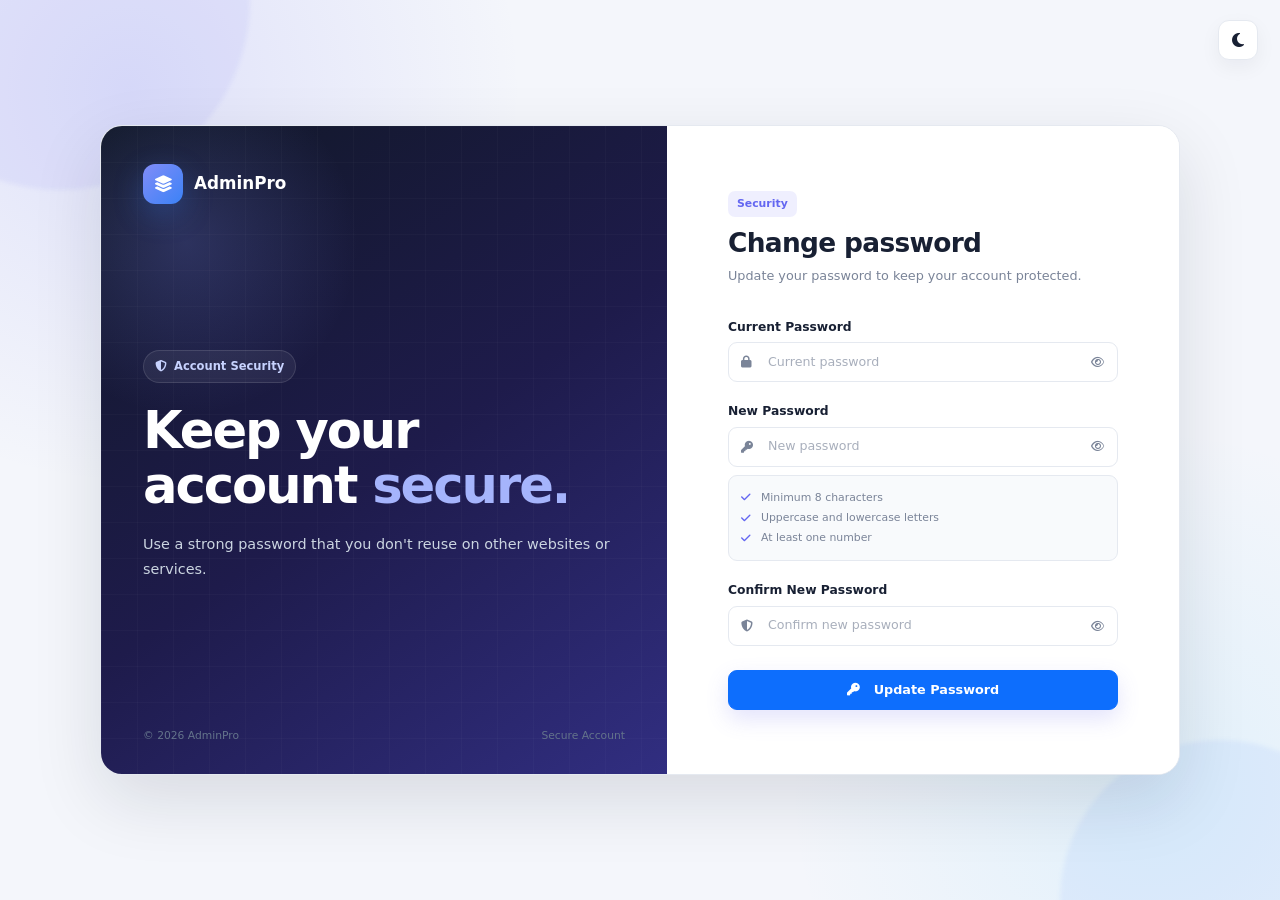
<file: AuthAll/02. Auth/change-password.html>
<!doctype html>
<html lang="en" dir="ltr" data-bs-theme="light">

<head>
    <meta charset="utf-8">
    <meta name="viewport" content="width=device-width, initial-scale=1">
    <title>Change Password - AdminPro</title>

    <link rel="stylesheet" href="https://cdn.jsdelivr.net/npm/bootstrap@5.3.8/dist/css/bootstrap.min.css" integrity="sha384-sRIl4kxILFvY47J16cr9ZwB07vP4J8+LH7qKQnuqkuIAvNWLzeN8tE5YBujZqJLB" crossorigin="anonymous">
    <link rel="stylesheet" href="https://cdnjs.cloudflare.com/ajax/libs/font-awesome/6.7.2/css/all.min.css">

    <link rel="stylesheet" href="auth-style.css">
    <link rel="stylesheet" href="auth-ltr.css">
</head>

<body>

<div class="auth-page">

    <div class="auth-shape auth-shape-1"></div>
    <div class="auth-shape auth-shape-2"></div>

    <button type="button" class="auth-theme-toggle" id="themeToggle">
        <i class="fa-solid fa-moon"></i>
    </button>

    <div class="auth-wrapper">

        <div class="auth-card">

            <aside class="auth-visual">

                <a href="#" class="auth-brand">
                    <span class="auth-brand-icon">
                        <i class="fa-solid fa-layer-group"></i>
                    </span>

                    <span>AdminPro</span>
                </a>

                <div class="auth-visual-content">

                    <span class="auth-badge">
                        <i class="fa-solid fa-shield-halved"></i>
                        Account Security
                    </span>

                    <h1>
                        Keep your account
                        <span>secure.</span>
                    </h1>

                    <p>
                        Use a strong password that you don't reuse on other websites or services.
                    </p>

                </div>

                <div class="auth-visual-footer">
                    <span>© 2026 AdminPro</span>
                    <span>Secure Account</span>
                </div>

            </aside>


            <main class="auth-form-panel">

                <div class="auth-form-container">

                    <div class="auth-form-heading">
                        <span class="auth-form-label">Security</span>

                        <h2>Change password</h2>

                        <p>
                            Update your password to keep your account protected.
                        </p>
                    </div>


                    <form id="changePasswordForm" action="" method="POST" class="auth-form">

                        <div class="mb-3">
                            <label for="currentPassword" class="form-label">Current Password</label>

                            <div class="auth-field">
                                <i class="fa-solid fa-lock auth-field-icon"></i>

                                <input type="password" class="form-control form-control-sm" id="currentPassword" name="current_password" placeholder="Current password" autocomplete="current-password" required>

                                <button type="button" class="auth-password-toggle" data-password-toggle="currentPassword">
                                    <i class="fa-regular fa-eye"></i>
                                </button>
                            </div>
                        </div>


                        <div class="mb-3">
                            <label for="newPassword" class="form-label">New Password</label>

                            <div class="auth-field">
                                <i class="fa-solid fa-key auth-field-icon"></i>

                                <input type="password" class="form-control form-control-sm" id="newPassword" name="password" placeholder="New password" autocomplete="new-password" required>

                                <button type="button" class="auth-password-toggle" data-password-toggle="newPassword">
                                    <i class="fa-regular fa-eye"></i>
                                </button>
                            </div>


                            <div class="auth-password-rules">
                                <div class="auth-password-rule"><i class="fa-solid fa-check"></i> Minimum 8 characters</div>
                                <div class="auth-password-rule"><i class="fa-solid fa-check"></i> Uppercase and lowercase letters</div>
                                <div class="auth-password-rule"><i class="fa-solid fa-check"></i> At least one number</div>
                            </div>

                        </div>


                        <div class="mb-4">
                            <label for="confirmPassword" class="form-label">Confirm New Password</label>

                            <div class="auth-field">
                                <i class="fa-solid fa-shield-halved auth-field-icon"></i>

                                <input type="password" class="form-control form-control-sm" id="confirmPassword" name="password_confirmation" placeholder="Confirm new password" autocomplete="new-password" required>

                                <button type="button" class="auth-password-toggle" data-password-toggle="confirmPassword">
                                    <i class="fa-regular fa-eye"></i>
                                </button>
                            </div>
                        </div>


                        <button type="submit" class="btn btn-primary btn-sm auth-submit w-100">
                            <i class="fa-solid fa-key auth-icon-start"></i>
                            <span>Update Password</span>
                        </button>

                    </form>

                </div>

            </main>

        </div>

    </div>

</div>


<script src="https://cdn.jsdelivr.net/npm/bootstrap@5.3.8/dist/js/bootstrap.bundle.min.js"></script>
<script src="auth.js"></script>

</body>
</html>
</file>
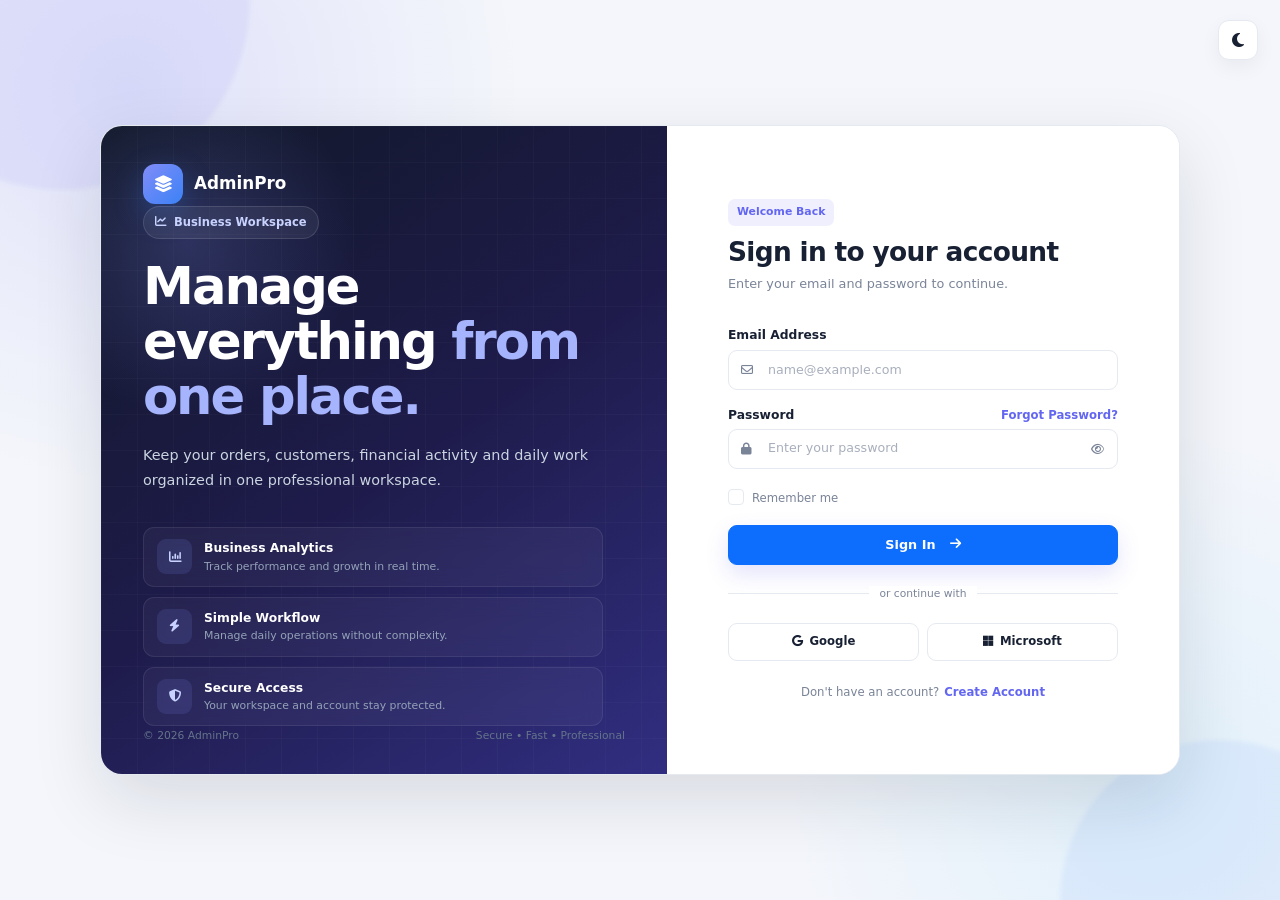
<file: AuthAll/02. Auth/login.html>
<!doctype html>
<html lang="en" dir="ltr" data-bs-theme="light">
<!-- <html lang="ar" dir="rtl" data-bs-theme="light"> -->

    <head>
        <meta charset="utf-8">
        <meta name="viewport" content="width=device-width, initial-scale=1">
        <title>Login - AdminPro</title>

        <link rel="stylesheet" href="https://cdn.jsdelivr.net/npm/bootstrap@5.3.8/dist/css/bootstrap.min.css" integrity="sha384-sRIl4kxILFvY47J16cr9ZwB07vP4J8+LH7qKQnuqkuIAvNWLzeN8tE5YBujZqJLB" crossorigin="anonymous">
        <!-- <link rel="stylesheet" href="https://cdn.jsdelivr.net/npm/bootstrap@5.3.8/dist/css/bootstrap.rtl.min.css"> -->
        <link rel="stylesheet" href="https://cdnjs.cloudflare.com/ajax/libs/font-awesome/6.7.2/css/all.min.css">

        <link rel="stylesheet" href="auth-style.css">
        <link rel="stylesheet" href="auth-ltr.css">
        <!-- <link rel="stylesheet" href="auth-rtl.css"> -->
    </head>

    <body>

    <div class="auth-page">

        <div class="auth-shape auth-shape-1"></div>
        <div class="auth-shape auth-shape-2"></div>

        <button type="button" class="auth-theme-toggle" id="themeToggle" title="Dark / Light Mode">
            <i class="fa-solid fa-moon"></i>
        </button>

        <div class="auth-wrapper">

            <div class="auth-card">

                <aside class="auth-visual">

                    <a href="#" class="auth-brand">
                        <span class="auth-brand-icon">
                            <i class="fa-solid fa-layer-group"></i>
                        </span>

                        <span>AdminPro</span>
                    </a>

                    <div class="auth-visual-content">

                        <span class="auth-badge">
                            <i class="fa-solid fa-chart-line"></i>
                            Business Workspace
                        </span>

                        <h1>
                            Manage everything
                            <span>from one place.</span>
                        </h1>

                        <p>
                            Keep your orders, customers, financial activity and daily work organized in one professional workspace.
                        </p>

                        <div class="auth-features">

                            <div class="auth-feature">
                                <span class="auth-feature-icon">
                                    <i class="fa-solid fa-chart-column"></i>
                                </span>

                                <div class="auth-feature-text">
                                    <strong>Business Analytics</strong>
                                    <span>Track performance and growth in real time.</span>
                                </div>
                            </div>

                            <div class="auth-feature">
                                <span class="auth-feature-icon">
                                    <i class="fa-solid fa-bolt"></i>
                                </span>

                                <div class="auth-feature-text">
                                    <strong>Simple Workflow</strong>
                                    <span>Manage daily operations without complexity.</span>
                                </div>
                            </div>

                            <div class="auth-feature">
                                <span class="auth-feature-icon">
                                    <i class="fa-solid fa-shield-halved"></i>
                                </span>

                                <div class="auth-feature-text">
                                    <strong>Secure Access</strong>
                                    <span>Your workspace and account stay protected.</span>
                                </div>
                            </div>

                        </div>

                    </div>

                    <div class="auth-visual-footer">
                        <span>© 2026 AdminPro</span>
                        <span>Secure • Fast • Professional</span>
                    </div>

                </aside>


                <main class="auth-form-panel">

                    <div class="auth-form-container">

                        <a href="#" class="auth-mobile-brand">
                            <span class="auth-brand-icon">
                                <i class="fa-solid fa-layer-group"></i>
                            </span>

                            <span>AdminPro</span>
                        </a>

                        <div class="auth-form-heading">
                            <span class="auth-form-label">Welcome Back</span>

                            <h2>Sign in to your account</h2>

                            <p>
                                Enter your email and password to continue.
                            </p>
                        </div>


                        <form id="loginForm" action="" method="POST" class="auth-form">

                            <div class="mb-3">
                                <label for="email" class="form-label">Email Address</label>

                                <div class="auth-field">
                                    <i class="fa-regular fa-envelope auth-field-icon"></i>

                                    <input type="email" class="form-control form-control-sm" id="email" name="email" placeholder="name@example.com" autocomplete="email" required>
                                </div>
                            </div>


                            <div class="mb-2">
                                <div class="d-flex align-items-center justify-content-between mb-1">
                                    <label for="password" class="form-label mb-0">Password</label>

                                    <a href="#" class="auth-link">Forgot Password?</a>
                                </div>

                                <div class="auth-field">
                                    <i class="fa-solid fa-lock auth-field-icon"></i>

                                    <input type="password" class="form-control form-control-sm" id="password" name="password" placeholder="Enter your password" autocomplete="current-password" required>

                                    <button type="button" class="auth-password-toggle" data-password-toggle="password" aria-label="Show password">
                                        <i class="fa-regular fa-eye"></i>
                                    </button>
                                </div>
                            </div>


                            <div class="my-3">
                                <div class="form-check">
                                    <input class="form-check-input" type="checkbox" id="remember" name="remember">
                                    <label class="form-check-label" for="remember">Remember me</label>
                                </div>
                            </div>


                            <button type="submit" class="btn btn-primary btn-sm auth-submit w-100">
                                <span>Sign In</span>
                                <i class="fa-solid fa-arrow-right auth-icon-end"></i>
                            </button>


                            <div class="auth-divider">
                                <span>or continue with</span>
                            </div>


                            <div class="row g-2">

                                <div class="col-6">
                                    <button type="button" class="btn btn-sm auth-provider w-100">
                                        <i class="fa-brands fa-google"></i>
                                        Google
                                    </button>
                                </div>

                                <div class="col-6">
                                    <button type="button" class="btn btn-sm auth-provider w-100">
                                        <i class="fa-brands fa-microsoft"></i>
                                        Microsoft
                                    </button>
                                </div>

                            </div>


                            <div class="auth-bottom">
                                <span>Don't have an account?</span>
                                <a href="register.html" class="auth-link">Create Account</a>
                            </div>

                        </form>

                    </div>

                </main>

            </div>

        </div>

    </div>


    <script src="https://cdn.jsdelivr.net/npm/bootstrap@5.3.8/dist/js/bootstrap.bundle.min.js"></script>
    <script src="auth.js"></script>

    </body>
</html>
</file>
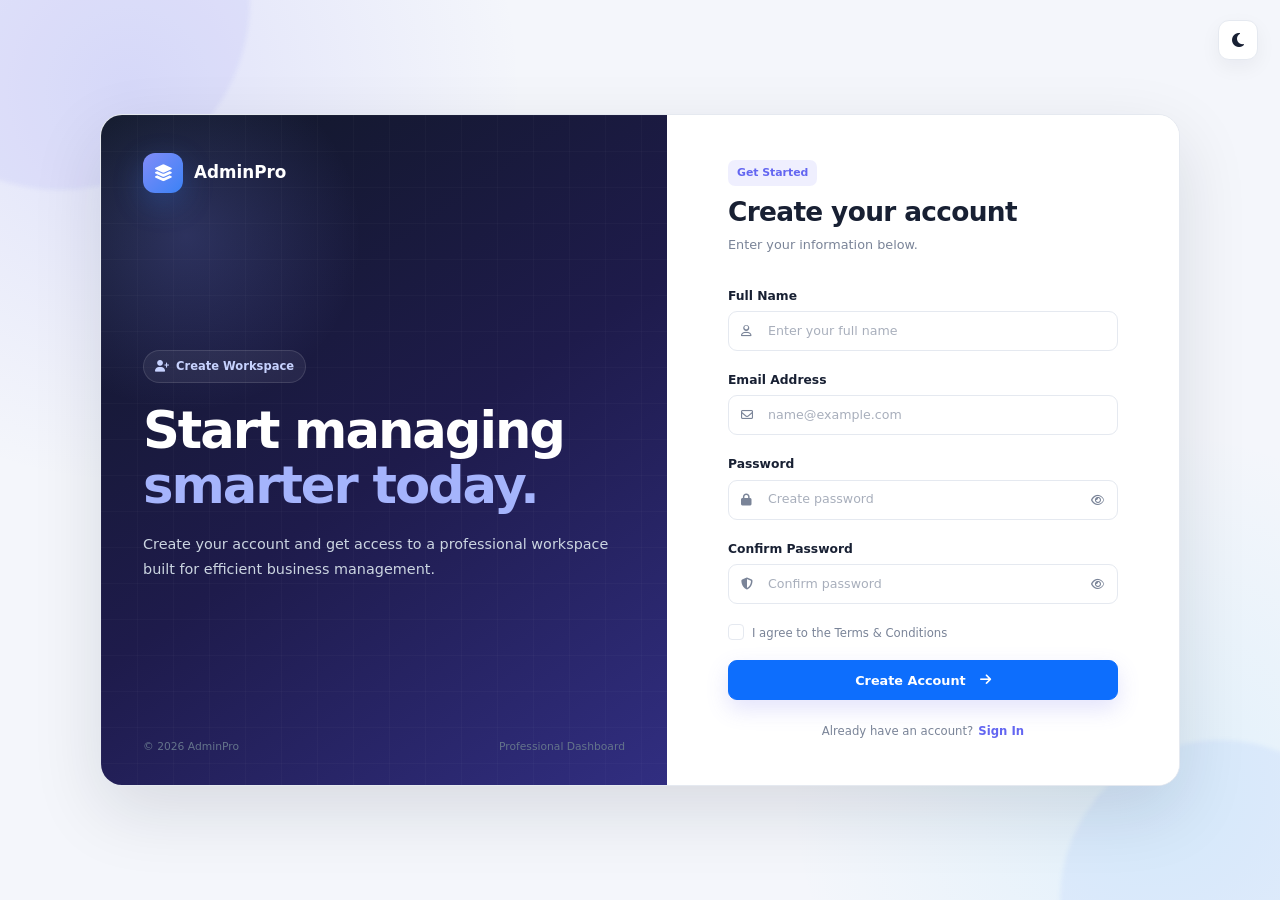
<file: AuthAll/02. Auth/register.html>
<!doctype html>
<html lang="en" dir="ltr" data-bs-theme="light">

<head>
    <meta charset="utf-8">
    <meta name="viewport" content="width=device-width, initial-scale=1">
    <title>Register - AdminPro</title>

    <link rel="stylesheet" href="https://cdn.jsdelivr.net/npm/bootstrap@5.3.8/dist/css/bootstrap.min.css" integrity="sha384-sRIl4kxILFvY47J16cr9ZwB07vP4J8+LH7qKQnuqkuIAvNWLzeN8tE5YBujZqJLB" crossorigin="anonymous">
    <link rel="stylesheet" href="https://cdnjs.cloudflare.com/ajax/libs/font-awesome/6.7.2/css/all.min.css">

    <link rel="stylesheet" href="auth-style.css">
    <link rel="stylesheet" href="auth-ltr.css">
</head>

<body>

<div class="auth-page">

    <div class="auth-shape auth-shape-1"></div>
    <div class="auth-shape auth-shape-2"></div>

    <button type="button" class="auth-theme-toggle" id="themeToggle">
        <i class="fa-solid fa-moon"></i>
    </button>

    <div class="auth-wrapper">

        <div class="auth-card">

            <aside class="auth-visual">

                <a href="#" class="auth-brand">
                    <span class="auth-brand-icon">
                        <i class="fa-solid fa-layer-group"></i>
                    </span>

                    <span>AdminPro</span>
                </a>

                <div class="auth-visual-content">

                    <span class="auth-badge">
                        <i class="fa-solid fa-user-plus"></i>
                        Create Workspace
                    </span>

                    <h1>
                        Start managing
                        <span>smarter today.</span>
                    </h1>

                    <p>
                        Create your account and get access to a professional workspace built for efficient business management.
                    </p>

                </div>

                <div class="auth-visual-footer">
                    <span>© 2026 AdminPro</span>
                    <span>Professional Dashboard</span>
                </div>

            </aside>


            <main class="auth-form-panel">

                <div class="auth-form-container">

                    <div class="auth-form-heading">
                        <span class="auth-form-label">Get Started</span>

                        <h2>Create your account</h2>

                        <p>
                            Enter your information below.
                        </p>
                    </div>


                    <form id="registerForm" action="" method="POST" class="auth-form">

                        <div class="mb-3">
                            <label for="name" class="form-label">Full Name</label>

                            <div class="auth-field">
                                <i class="fa-regular fa-user auth-field-icon"></i>

                                <input type="text" class="form-control form-control-sm" id="name" name="name" placeholder="Enter your full name" autocomplete="name" required>
                            </div>
                        </div>


                        <div class="mb-3">
                            <label for="email" class="form-label">Email Address</label>

                            <div class="auth-field">
                                <i class="fa-regular fa-envelope auth-field-icon"></i>

                                <input type="email" class="form-control form-control-sm" id="email" name="email" placeholder="name@example.com" autocomplete="email" required>
                            </div>
                        </div>


                        <div class="mb-3">
                            <label for="password" class="form-label">Password</label>

                            <div class="auth-field">
                                <i class="fa-solid fa-lock auth-field-icon"></i>

                                <input type="password" class="form-control form-control-sm" id="password" name="password" placeholder="Create password" autocomplete="new-password" required>

                                <button type="button" class="auth-password-toggle" data-password-toggle="password">
                                    <i class="fa-regular fa-eye"></i>
                                </button>
                            </div>
                        </div>


                        <div class="mb-3">
                            <label for="passwordConfirmation" class="form-label">Confirm Password</label>

                            <div class="auth-field">
                                <i class="fa-solid fa-shield-halved auth-field-icon"></i>

                                <input type="password" class="form-control form-control-sm" id="passwordConfirmation" name="password_confirmation" placeholder="Confirm password" autocomplete="new-password" required>

                                <button type="button" class="auth-password-toggle" data-password-toggle="passwordConfirmation">
                                    <i class="fa-regular fa-eye"></i>
                                </button>
                            </div>
                        </div>


                        <div class="form-check mb-3">
                            <input class="form-check-input" type="checkbox" id="terms" required>
                            <label class="form-check-label" for="terms">I agree to the Terms & Conditions</label>
                        </div>


                        <button type="submit" class="btn btn-primary btn-sm auth-submit w-100">
                            <span>Create Account</span>
                            <i class="fa-solid fa-arrow-right auth-icon-end"></i>
                        </button>


                        <div class="auth-bottom">
                            <span>Already have an account?</span>
                            <a href="login.html" class="auth-link">Sign In</a>
                        </div>

                    </form>

                </div>

            </main>

        </div>

    </div>

</div>


<script src="https://cdn.jsdelivr.net/npm/bootstrap@5.3.8/dist/js/bootstrap.bundle.min.js"></script>
<script src="auth.js"></script>

</body>
</html>
</file>
<file: AuthAll/02. Auth/auth-style.css>
/* =========================================================
   AUTH ROOT
========================================================= */

:root {
    --auth-bg: #f4f6fb;
    --auth-surface: #ffffff;
    --auth-surface-soft: #f8fafc;

    --auth-border: #e5e9f0;
    --auth-text: #182033;
    --auth-muted: #7a8498;

    --auth-primary: #6366f1;
    --auth-primary-hover: #4f46e5;

    --auth-danger: #ef4444;
    --auth-success: #22c55e;

    --auth-radius: 22px;

    --auth-shadow:
        0 25px 70px rgba(15, 23, 42, 0.12);
}


/* =========================================================
   DARK MODE
========================================================= */

[data-bs-theme="dark"] {
    --auth-bg: #0d1117;
    --auth-surface: #161b22;
    --auth-surface-soft: #1d232d;

    --auth-border: #2b3440;
    --auth-text: #edf2f7;
    --auth-muted: #98a2b3;

    --auth-shadow:
        0 25px 70px rgba(0, 0, 0, 0.35);
}


/* =========================================================
   BASE
========================================================= */

* {
    box-sizing: border-box;
}

html,
body {
    min-height: 100%;
}

body {
    margin: 0;

    background: var(--auth-bg);
    color: var(--auth-text);

    font-family:
        Inter,
        system-ui,
        -apple-system,
        BlinkMacSystemFont,
        "Segoe UI",
        sans-serif;

    transition:
        background-color 0.25s ease,
        color 0.25s ease;
}

a {
    text-decoration: none;
}


/* =========================================================
   AUTH PAGE
========================================================= */

.auth-page {
    min-height: 100vh;

    position: relative;

    display: flex;
    align-items: center;
    justify-content: center;

    padding: 28px;

    overflow: hidden;

    background:
        radial-gradient(
            circle at 10% 10%,
            rgba(99, 102, 241, 0.14),
            transparent 28%
        ),
        radial-gradient(
            circle at 90% 88%,
            rgba(56, 189, 248, 0.10),
            transparent 26%
        ),
        var(--auth-bg);
}


/* =========================================================
   BACKGROUND DECORATION
========================================================= */

.auth-shape {
    position: absolute;

    border-radius: 50%;

    pointer-events: none;

    filter: blur(2px);
}

.auth-shape-1 {
    width: 380px;
    height: 380px;

    top: -190px;
    inset-inline-start: -130px;

    background:
        rgba(99, 102, 241, 0.08);
}

.auth-shape-2 {
    width: 320px;
    height: 320px;

    bottom: -160px;
    inset-inline-end: -100px;

    background:
        rgba(59, 130, 246, 0.07);
}


/* =========================================================
   THEME BUTTON
========================================================= */

.auth-theme-toggle {
    position: fixed;

    top: 20px;
    inset-inline-end: 22px;

    z-index: 50;

    width: 40px;
    height: 40px;

    display: grid;
    place-items: center;

    padding: 0;

    border: 1px solid var(--auth-border);
    border-radius: 11px;

    background: var(--auth-surface);
    color: var(--auth-text);

    box-shadow:
        0 7px 20px rgba(15, 23, 42, 0.05);
}

.auth-theme-toggle:hover {
    background: var(--auth-surface-soft);
    color: var(--auth-primary);
}


/* =========================================================
   WRAPPER
========================================================= */

.auth-wrapper {
    position: relative;
    z-index: 5;

    width: 100%;
    max-width: 1080px;
}


/* =========================================================
   AUTH CARD
========================================================= */

.auth-card {
    min-height: 650px;

    display: grid;
    grid-template-columns: 1.05fr 0.95fr;

    overflow: hidden;

    border: 1px solid var(--auth-border);
    border-radius: var(--auth-radius);

    background: var(--auth-surface);

    box-shadow: var(--auth-shadow);
}


/* =========================================================
   VISUAL PANEL
========================================================= */

.auth-visual {
    position: relative;

    display: flex;
    flex-direction: column;

    padding: 38px 42px 30px;

    overflow: hidden;

    color: #fff;

    background:
        radial-gradient(
            circle at 15% 18%,
            rgba(129, 140, 248, 0.22),
            transparent 24%
        ),
        linear-gradient(
            145deg,
            #111827 0%,
            #1e1b4b 52%,
            #312e81 100%
        );
}

.auth-visual::before {
    content: "";

    position: absolute;
    inset: 0;

    background-image:
        linear-gradient(
            rgba(255, 255, 255, 0.03) 1px,
            transparent 1px
        ),
        linear-gradient(
            90deg,
            rgba(255, 255, 255, 0.03) 1px,
            transparent 1px
        );

    background-size: 36px 36px;

    opacity: 0.75;
}

.auth-visual > * {
    position: relative;
    z-index: 2;
}


/* =========================================================
   BRAND
========================================================= */

.auth-brand {
    width: fit-content;

    display: inline-flex;
    align-items: center;
    gap: 11px;

    color: #fff;

    font-size: 1.05rem;
    font-weight: 800;
}

.auth-brand:hover {
    color: #fff;
}

.auth-brand-icon {
    width: 40px;
    height: 40px;

    display: grid;
    place-items: center;

    flex-shrink: 0;

    border-radius: 12px;

    background:
        linear-gradient(
            135deg,
            #818cf8,
            #3b82f6
        );

    box-shadow:
        0 10px 30px
        rgba(59, 130, 246, 0.28);
}


/* =========================================================
   VISUAL CONTENT
========================================================= */

.auth-visual-content {
    margin: auto 0;

    max-width: 500px;
}

.auth-badge {
    display: inline-flex;
    align-items: center;
    gap: 7px;

    margin-bottom: 20px;

    padding: 7px 11px;

    border: 1px solid rgba(255, 255, 255, 0.12);
    border-radius: 999px;

    background: rgba(255, 255, 255, 0.06);

    color: #c7d2fe;

    font-size: 0.72rem;
    font-weight: 700;
}

.auth-visual-content h1 {
    margin: 0 0 18px;

    max-width: 500px;

    font-size: clamp(2rem, 4vw, 3.35rem);
    font-weight: 800;

    line-height: 1.08;
    letter-spacing: -0.04em;
}

.auth-visual-content h1 span {
    color: #a5b4fc;
}

.auth-visual-content p {
    max-width: 475px;

    margin: 0;

    color: #cbd5e1;

    font-size: 0.9rem;

    line-height: 1.75;
}


/* =========================================================
   FEATURE BOXES
========================================================= */

.auth-features {
    display: grid;
    gap: 10px;

    margin-top: 34px;
}

.auth-feature {
    display: flex;
    align-items: center;
    gap: 12px;

    max-width: 460px;

    padding: 11px 13px;

    border: 1px solid rgba(255, 255, 255, 0.08);
    border-radius: 11px;

    background:
        rgba(255, 255, 255, 0.045);

    backdrop-filter: blur(10px);
}

.auth-feature-icon {
    width: 35px;
    height: 35px;

    display: grid;
    place-items: center;

    flex-shrink: 0;

    border-radius: 9px;

    background:
        rgba(129, 140, 248, 0.14);

    color: #c7d2fe;

    font-size: 0.78rem;
}

.auth-feature-text {
    display: flex;
    flex-direction: column;
}

.auth-feature-text strong {
    font-size: 0.77rem;
}

.auth-feature-text span {
    margin-top: 1px;

    color: #94a3b8;

    font-size: 0.68rem;
}


/* =========================================================
   VISUAL FOOTER
========================================================= */

.auth-visual-footer {
    display: flex;
    align-items: center;
    justify-content: space-between;
    gap: 10px;

    color: #64748b;

    font-size: 0.67rem;
}


/* =========================================================
   FORM PANEL
========================================================= */

.auth-form-panel {
    display: flex;
    align-items: center;
    justify-content: center;

    padding: 44px 38px;

    background: var(--auth-surface);
}


/* =========================================================
   FORM CONTAINER
========================================================= */

.auth-form-container {
    width: 100%;
    max-width: 390px;
}


/* =========================================================
   MOBILE BRAND
========================================================= */

.auth-mobile-brand {
    display: none;

    align-items: center;
    gap: 10px;

    width: fit-content;

    margin-bottom: 34px;

    color: var(--auth-text);

    font-size: 1rem;
    font-weight: 800;
}

.auth-mobile-brand:hover {
    color: var(--auth-text);
}


/* =========================================================
   FORM HEADING
========================================================= */

.auth-form-heading {
    margin-bottom: 27px;
}

.auth-form-label {
    display: inline-flex;

    margin-bottom: 10px;

    padding: 5px 9px;

    border-radius: 7px;

    background:
        rgba(99, 102, 241, 0.10);

    color: var(--auth-primary);

    font-size: 0.68rem;
    font-weight: 700;
}

.auth-form-heading h2 {
    margin: 0 0 7px;

    color: var(--auth-text);

    font-size: 1.65rem;
    font-weight: 800;

    letter-spacing: -0.025em;
}

.auth-form-heading p {
    margin: 0;

    color: var(--auth-muted);

    font-size: 0.8rem;

    line-height: 1.6;
}


/* =========================================================
   FORM LABEL
========================================================= */

.auth-form .form-label {
    margin-bottom: 6px;

    color: var(--auth-text);

    font-size: 0.77rem;
    font-weight: 600;
}


/* =========================================================
   INPUT
========================================================= */

.auth-field {
    position: relative;
}

.auth-field .form-control-sm {
    min-height: 40px;

    padding-inline-start: 39px;
    padding-inline-end: 40px;

    border: 1px solid var(--auth-border);
    border-radius: 9px;

    background: var(--auth-surface);
    color: var(--auth-text);

    font-size: 0.79rem;

    transition:
        border-color 0.2s ease,
        box-shadow 0.2s ease,
        background-color 0.2s ease;
}

.auth-field .form-control-sm::placeholder {
    color: var(--auth-muted);

    opacity: 0.65;
}

.auth-field .form-control-sm:focus {
    border-color: var(--auth-primary);

    background: var(--auth-surface);
    color: var(--auth-text);

    box-shadow:
        0 0 0 3px
        rgba(99, 102, 241, 0.10);
}


/* =========================================================
   INPUT ICON
========================================================= */

.auth-field-icon {
    position: absolute;

    top: 50%;
    inset-inline-start: 13px;

    z-index: 4;

    color: var(--auth-muted);

    font-size: 0.75rem;

    transform:
        translateY(-50%);

    pointer-events: none;
}


/* =========================================================
   PASSWORD BUTTON
========================================================= */

.auth-password-toggle {
    position: absolute;

    top: 50%;
    inset-inline-end: 5px;

    z-index: 4;

    width: 31px;
    height: 31px;

    display: grid;
    place-items: center;

    padding: 0;

    border: 0;
    border-radius: 7px;

    background: transparent;
    color: var(--auth-muted);

    font-size: 0.73rem;

    transform:
        translateY(-50%);
}

.auth-password-toggle:hover {
    background: var(--auth-surface-soft);
    color: var(--auth-primary);
}


/* =========================================================
   LINKS
========================================================= */

.auth-link {
    color: var(--auth-primary);

    font-size: 0.73rem;
    font-weight: 600;

    text-decoration: none;
}

.auth-link:hover {
    color: var(--auth-primary-hover);
}


/* =========================================================
   CHECKBOX
========================================================= */

.auth-form .form-check-label {
    color: var(--auth-muted);

    font-size: 0.73rem;
}

.auth-form .form-check-input {
    border-color: var(--auth-border);

    cursor: pointer;
}

.auth-form .form-check-input:checked {
    border-color: var(--auth-primary);
    background-color: var(--auth-primary);
}

.auth-form .form-check-input:focus {
    box-shadow:
        0 0 0 0.15rem
        rgba(99, 102, 241, 0.12);
}


/* =========================================================
   PRIMARY BUTTON
========================================================= */

.auth-submit {
    min-height: 40px;

    display: flex;
    align-items: center;
    justify-content: center;
    gap: 8px;

    border-radius: 9px;

    font-size: 0.8rem;
    font-weight: 700;

    box-shadow:
        0 9px 22px
        rgba(99, 102, 241, 0.18);
}

.auth-submit:hover {
    transform: translateY(-1px);
}


/* =========================================================
   DIVIDER
========================================================= */

.auth-divider {
    position: relative;

    display: flex;
    align-items: center;
    justify-content: center;

    margin: 21px 0;
}

.auth-divider::before {
    content: "";

    position: absolute;

    inset-inline: 0;

    height: 1px;

    background: var(--auth-border);
}

.auth-divider span {
    position: relative;
    z-index: 2;

    padding: 0 10px;

    background: var(--auth-surface);

    color: var(--auth-muted);

    font-size: 0.67rem;
}


/* =========================================================
   PROVIDERS
========================================================= */

.auth-provider {
    min-height: 38px;

    display: flex;
    align-items: center;
    justify-content: center;
    gap: 7px;

    border: 1px solid var(--auth-border);
    border-radius: 9px;

    background: var(--auth-surface);
    color: var(--auth-text);

    font-size: 0.73rem;
    font-weight: 600;
}

.auth-provider:hover {
    background: var(--auth-surface-soft);
    color: var(--auth-text);
}


/* =========================================================
   BOTTOM TEXT
========================================================= */

.auth-bottom {
    display: flex;
    align-items: center;
    justify-content: center;
    gap: 5px;

    margin-top: 23px;

    color: var(--auth-muted);

    font-size: 0.73rem;
}


/* =========================================================
   PASSWORD RULES
========================================================= */

.auth-password-rules {
    margin-top: 8px;

    padding: 10px 12px;

    border: 1px solid var(--auth-border);
    border-radius: 9px;

    background: var(--auth-surface-soft);
}

.auth-password-rule {
    display: flex;
    align-items: center;
    gap: 7px;

    margin: 4px 0;

    color: var(--auth-muted);

    font-size: 0.68rem;
}

.auth-password-rule i {
    width: 13px;

    color: var(--auth-primary);
}


/* =========================================================
   TABLET
========================================================= */

@media (max-width: 991.98px) {

    .auth-page {
        padding: 22px;
    }

    .auth-card {
        grid-template-columns: 1fr;

        min-height: auto;

        max-width: 520px;

        margin: auto;
    }

    .auth-visual {
        display: none;
    }

    .auth-form-panel {
        padding: 42px 34px;
    }

    .auth-mobile-brand {
        display: inline-flex;
    }

}


/* =========================================================
   MOBILE
========================================================= */

@media (max-width: 575.98px) {

    .auth-page {
        align-items: flex-start;

        padding: 16px;
    }

    .auth-card {
        margin-top: 44px;

        border-radius: 18px;
    }

    .auth-form-panel {
        padding: 29px 20px;
    }

    .auth-form-heading h2 {
        font-size: 1.4rem;
    }

    .auth-theme-toggle {
        top: 17px;
        inset-inline-end: 17px;
    }

    .auth-bottom {
        flex-wrap: wrap;
    }

}
</file>
<file: AuthAll/02. Auth/auth-ltr.css>
/* =========================================================
   AUTH LTR
========================================================= */

html {
    direction: ltr;
}

body {
    text-align: left;
}

.auth-visual,
.auth-form-panel,
.auth-form-container {
    text-align: left;
}


/* Font Awesome spacing */

.auth-icon-start {
    margin-right: 6px;
}

.auth-icon-end {
    margin-left: 6px;
}
</file>
<file: AuthAll/02. Auth/auth-rtl.css>
/* =========================================================
   AUTH RTL
========================================================= */

html {
    direction: rtl;
}

body {
    text-align: right;
}

.auth-visual,
.auth-form-panel,
.auth-form-container {
    text-align: right;
}


/* Font Awesome spacing */

.auth-icon-start {
    margin-left: 6px;
}

.auth-icon-end {
    margin-right: 6px;
}
</file>
